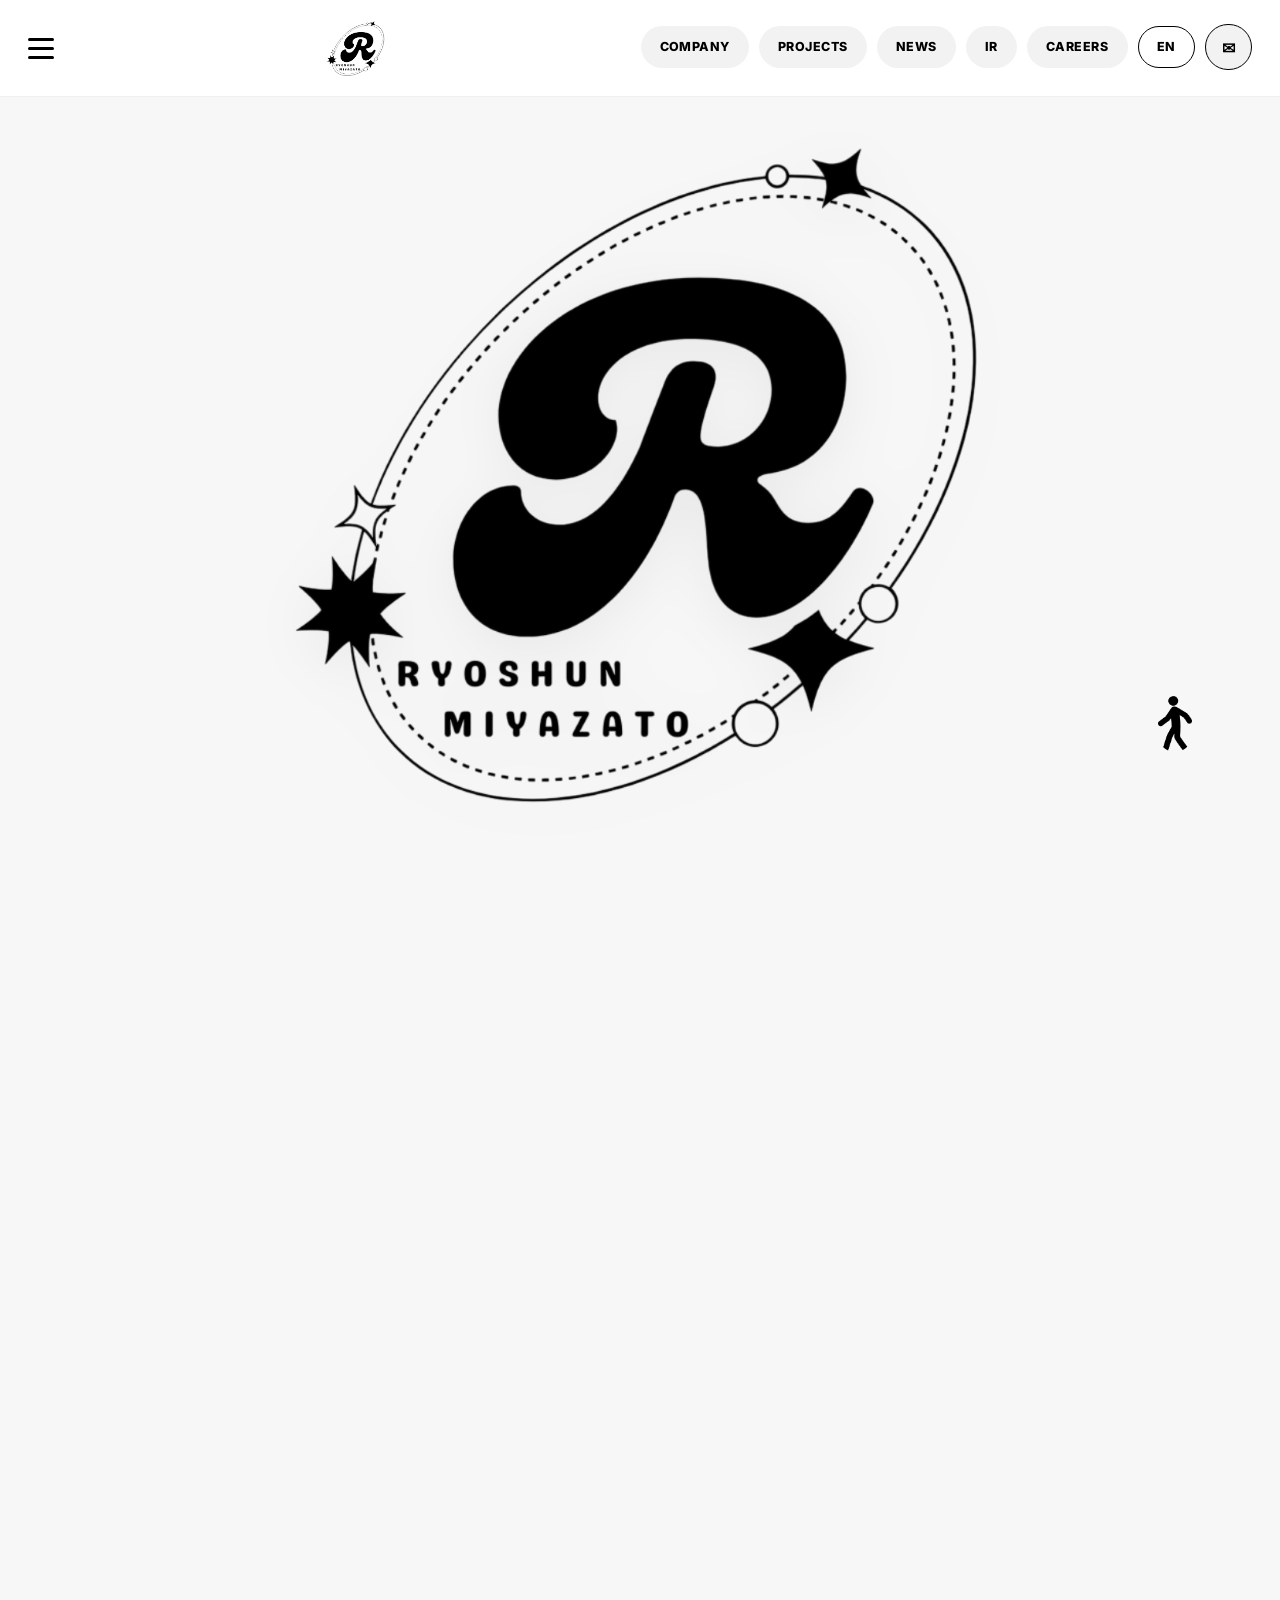
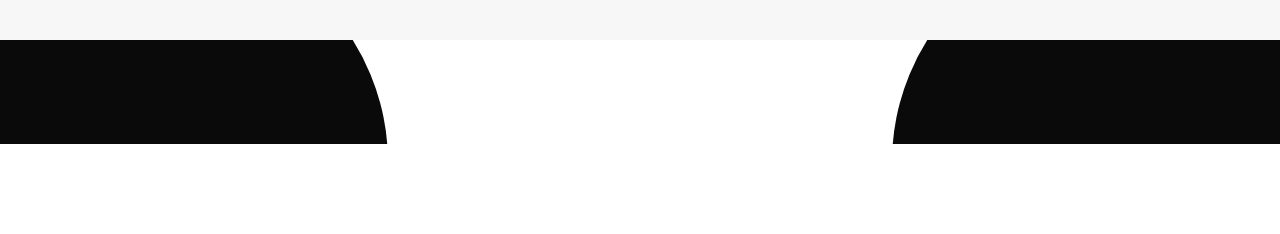
<file: index.html>
<!DOCTYPE html>
<html lang="ja">
<head>
  <meta charset="UTF-8">
  <meta name="viewport" content="width=device-width, initial-scale=1.0">
  <title>Ryoshun Miyazato</title>
  <link rel="preconnect" href="https://fonts.googleapis.com">
  <link rel="preconnect" href="https://fonts.gstatic.com" crossorigin>
  <link href="https://fonts.googleapis.com/css2?family=Inter:wght@400;600;700;800;900&family=Noto+Sans+JP:wght@500;700;900&display=swap" rel="stylesheet">
  <link rel="stylesheet" href="style.css">
</head>
<body class="hm-landing">
  <header class="hm-header" role="banner">
    <div class="hm-header__inner">
      <div class="hm-header__cell hm-header__cell--left">
        <button type="button" class="hm-burger" aria-controls="hm-mobile-panel" aria-expanded="false" id="hm-burger-btn">
          <span class="hm-burger__bar" aria-hidden="true"></span>
          <span class="hm-burger__bar" aria-hidden="true"></span>
          <span class="hm-burger__bar" aria-hidden="true"></span>
        </button>
      </div>

      <div class="hm-header__cell hm-header__cell--center">
        <a class="hm-header__brand" href="index.html" aria-label="RYOSHUN MIYAZATO Home">
          <img
            class="hm-header__logo"
            src="assets/Ryoshun.png"
            alt="RYOSHUN MIYAZATO"
            width="720"
            height="720"
            decoding="async"
          >
        </a>
      </div>

      <div class="hm-header__cell hm-header__cell--right">
        <div class="hm-header__actions">
          <nav class="nav-pills hm-header__nav-desktop" aria-label="Primary">
            <a class="nav-pill" href="about.html">COMPANY</a>
            <a class="nav-pill" href="projects.html">PROJECTS</a>
            <a class="nav-pill" href="#">NEWS</a>
            <a class="nav-pill" href="#">IR</a>
            <a class="nav-pill" href="#">CAREERS</a>
            <a class="nav-pill nav-pill--lang" href="#" lang="en">EN</a>
            <a class="nav-pill nav-pill--icon" href="contact.html" aria-label="Contact email">
              <span class="nav-pill__mail" aria-hidden="true">✉</span>
            </a>
          </nav>
          <span class="hm-header__balance" aria-hidden="true"></span>
        </div>
      </div>
    </div>

    <div class="hm-mobile-panel" id="hm-mobile-panel" hidden>
      <nav class="nav-pills nav-pills--stack" aria-label="Mobile">
        <a class="nav-pill" href="about.html">COMPANY</a>
        <a class="nav-pill" href="projects.html">PROJECTS</a>
        <a class="nav-pill" href="#">NEWS</a>
        <a class="nav-pill" href="#">IR</a>
        <a class="nav-pill" href="#">CAREERS</a>
        <a class="nav-pill nav-pill--lang" href="#" lang="en">EN</a>
        <a class="nav-pill nav-pill--icon" href="contact.html">
          <span class="nav-pill__mail" aria-hidden="true">✉</span>
          <span>CONTACT</span>
        </a>
      </nav>
    </div>
  </header>

  <main class="hm-main" id="main">
    <div class="main-logo-group">
      <h1 class="visually-hidden">RYOSHUN MIYAZATO Inc.</h1>
      <div class="main-logo-group__crop">
        <img
          class="main-logo-group__mark"
          src="assets/Ryoshun.png"
          width="720"
          height="720"
          alt=""
          decoding="async"
        >
      </div>
    </div>
  </main>

  <section class="hm-mission" id="hm-mission" aria-labelledby="hm-mission-heading">
    <h2 id="hm-mission-heading" class="visually-hidden">MISSION</h2>
    <div class="hm-mission__track">
      <div class="hm-mission__sticky">
        <div class="hm-mission__panel">
          <p class="hm-mission__tag hm-mission__tag--lead">(MISSION)</p>
          <a class="hm-mission__cell hm-mission__cell--lead hm-mission__link" href="about.html" aria-label="COMPANY・自己紹介へ。ミッション・ミッションステートメント全文。">
            <div class="hm-mission__lead" id="hm-mission-lead-target">
              <p class="hm-mission__line">人間の閃きが生み出し、</p>
              <p class="hm-mission__line">人間の手が創り出す輝きを、世界へ。</p>
            </div>
          </a>
          <div class="hm-mission__stmt-bundle" id="hm-mission-stmt-bundle">
            <p class="hm-mission__tag hm-mission__tag--statement">(MISSION STATEMENT)</p>
            <a class="hm-mission__cell hm-mission__cell--stmt hm-mission__link" href="about.html" aria-label="COMPANY・自己紹介へ。ミッション・ミッションステートメント全文。">
              <div class="hm-mission__after" id="hm-mission-after-target">
                <p class="hm-mission__subline">「創造」こそ、人間の根源的な価値である。</p>
                <p class="hm-mission__subline">私たちはそう信じている。</p>
                <p class="hm-mission__subline">効率や正解を超越した先に、かつてないアイデアは潜んでいる。</p>
                <p class="hm-mission__subline">閃きと人の手が生み出すクリエイションで、人類未踏の発見と体験を生み出し、新たなカルチャーが生まれる起爆剤となる。</p>
                <p class="hm-mission__subline hm-mission__subline--sign">それが、RYOSHUN MIYAZATO Inc.</p>
              </div>
            </a>
          </div>
        </div>
      </div>
    </div>
    <div class="hm-mission-follow" aria-hidden="true">
      <div class="hm-mission-follow__curves">
        <span class="hm-mission-follow__arc hm-mission-follow__arc--l"></span>
        <span class="hm-mission-follow__arc hm-mission-follow__arc--r"></span>
      </div>
    </div>
    <div class="hm-mission-duck" id="hm-mission-duck-target" aria-hidden="true">
      <svg class="footer-pill__duck-svg hm-mission-duck__svg" viewBox="0 0 48 40" width="36" height="30" role="img">
        <title>duck</title>
        <ellipse cx="22" cy="22" rx="14" ry="12" fill="#fff" stroke="#000" stroke-width="1.6"/>
        <circle cx="30" cy="14" r="9" fill="#fff" stroke="#000" stroke-width="1.6"/>
        <circle cx="33" cy="12" r="2" fill="#000"/>
        <path d="M38 16c4 2 6 6 2 7-2 .5-4-1-4-3" fill="none" stroke="#000" stroke-width="1.6" stroke-linecap="round"/>
        <path d="M8 24c-6 2-6 10 2 8 3-1 5-4 4-7" fill="#fff" stroke="#000" stroke-width="1.6" stroke-linecap="round"/>
        <path d="M34 18l10 2c2.5.5 2.5 4-.2 4.4L36 23" fill="#f6a623" stroke="#000" stroke-width="1.4" stroke-linejoin="round"/>
      </svg>
    </div>
  </section>

  <footer class="hm-footer-anchor" role="contentinfo">
    <a class="footer-pill" href="about.html" id="hm-footer-story" aria-label="COMPANY・自己紹介へ。ミッション文の冒頭が鳥の横から表示されます。">
      <span class="hm-story-flock" id="hm-story-flock">
        <span class="hm-story-orbit" id="hm-story-orbit">
          <span class="hm-story-star" id="hm-story-star" aria-hidden="true">
            <img
              class="hm-story-star__img"
              src="assets/13589.png"
              alt=""
              width="64"
              height="120"
              decoding="async"
            >
          </span>
          <span class="hm-story-label-clip" id="hm-story-label-clip">
            <span class="footer-pill__label hm-story-visible" id="hm-story-visible" data-story="人間の閃きが生み出し、人間の手が創り出す輝きを、世界へ。" aria-hidden="true"></span>
          </span>
        </span>
        <span class="footer-pill__duck" id="hm-footer-duck" aria-hidden="true">
          <svg class="footer-pill__duck-svg" viewBox="0 0 48 40" width="36" height="30" role="img">
            <title>duck</title>
            <ellipse cx="22" cy="22" rx="14" ry="12" fill="#fff" stroke="#000" stroke-width="1.6"/>
            <circle cx="30" cy="14" r="9" fill="#fff" stroke="#000" stroke-width="1.6"/>
            <circle cx="33" cy="12" r="2" fill="#000"/>
            <path d="M38 16c4 2 6 6 2 7-2 .5-4-1-4-3" fill="none" stroke="#000" stroke-width="1.6" stroke-linecap="round"/>
            <path d="M8 24c-6 2-6 10 2 8 3-1 5-4 4-7" fill="#fff" stroke="#000" stroke-width="1.6" stroke-linecap="round"/>
            <path d="M34 18l10 2c2.5.5 2.5 4-.2 4.4L36 23" fill="#f6a623" stroke="#000" stroke-width="1.4" stroke-linejoin="round"/>
          </svg>
        </span>
      </span>
    </a>
  </footer>

  <script>
    (function () {
      var btn = document.getElementById("hm-burger-btn");
      var panel = document.getElementById("hm-mobile-panel");
      if (!btn || !panel) return;
      function setOpen(open) {
        panel.hidden = !open;
        btn.setAttribute("aria-expanded", open ? "true" : "false");
        document.body.classList.toggle("hm-menu-open", open);
      }
      btn.addEventListener("click", function () {
        setOpen(panel.hidden);
      });
      panel.querySelectorAll("a").forEach(function (a) {
        a.addEventListener("click", function () {
          setOpen(false);
        });
      });
      window.addEventListener("resize", function () {
        if (window.matchMedia("(min-width: 901px)").matches) setOpen(false);
      });
    })();

    (function () {
      var label = document.getElementById("hm-story-visible");
      var flock = document.getElementById("hm-story-flock");
      var mission = document.getElementById("hm-mission");
      var footDuck = document.getElementById("hm-footer-duck");
      var missionLeadTarget = document.getElementById("hm-mission-lead-target");
      var missionAfterTarget = document.getElementById("hm-mission-after-target");
      var missionDuckTarget = document.getElementById("hm-mission-duck-target");
      var footerPill = document.getElementById("hm-footer-story");
      var storyStar = document.getElementById("hm-story-star");
      var storyLabelClip = document.getElementById("hm-story-label-clip");
      var storyOrbit = document.getElementById("hm-story-orbit");
      if (!label || !flock || !mission || !footDuck || !missionLeadTarget || !missionDuckTarget || !footerPill) return;

      var missionPanel = mission.querySelector(".hm-mission__panel");
      var missionTagLead = mission.querySelector(".hm-mission__tag--lead");
      var stmtBundle = document.getElementById("hm-mission-stmt-bundle");

      var raw = label.getAttribute("data-story") || "";
      label.removeAttribute("data-story");
      var leadLineEls = missionLeadTarget.querySelectorAll(".hm-mission__line");
      var leadLines = Array.prototype.map.call(leadLineEls, function (el) {
        return el.textContent.trim();
      });
      var rawFromLead = leadLines.join("");
      if (rawFromLead.length) raw = rawFromLead;
      var n = raw.length || 1;
      var reduceMotion = window.matchMedia("(prefers-reduced-motion: reduce)").matches;

      function escapeHtml(s) {
        var d = document.createElement("div");
        d.textContent = s;
        return d.innerHTML;
      }

      function clamp(x, a, b) {
        if (x < a) return a;
        if (x > b) return b;
        return x;
      }

      function smoothstep(x) {
        x = clamp(x, 0, 1);
        return x * x * (3 - 2 * x);
      }

      /* ページ先頭→MISSION 固定までを 0〜1（右下の鳥からそのまま MISSION リードへ一連で補間） */
      function journey() {
        var y = window.scrollY || document.documentElement.scrollTop;
        var vh = window.innerHeight;
        var missionTop = mission.offsetTop;
        var missionH = mission.offsetHeight;
        var aim = missionTop + missionH * 0.4 - vh * 0.48;
        return clamp(y / Math.max(aim, 100), 0, 1);
      }

      function clearMorphStyles() {
        flock.style.cssText = "";
        label.style.cssText = "";
        if (storyLabelClip) storyLabelClip.style.cssText = "";
        if (storyStar) storyStar.style.cssText = "";
        if (storyOrbit) storyOrbit.style.cssText = "";
        footDuck.style.cssText = "";
        missionDuckTarget.style.cssText = "";
        if (missionPanel) missionPanel.style.cssText = "";
        mission.querySelectorAll(".hm-mission__tag").forEach(function (el) {
          el.style.cssText = "";
        });
        if (stmtBundle) stmtBundle.style.cssText = "";
        if (missionLeadTarget) missionLeadTarget.style.cssText = "";
        if (missionAfterTarget) missionAfterTarget.style.cssText = "";
      }

      /* Mission本体と同じ2行ブロックで描画し、合流時の位置ズレを避ける */
      function renderVisible(wave) {
        var line0 = leadLines[0] || "";
        var line1 = leadLines[1] || "";
        var fl = Math.floor(wave);
        if (fl < 0) fl = 0;
        var full = Math.min(n, fl);
        var frac = wave - fl;
        var len0 = line0.length;

        function tailSpan(ch) {
          var t = Math.min(1, frac);
          return '<span class="hm-story-tail" style="opacity:' + t + '">' + escapeHtml(ch) + "</span>";
        }

        var html0;
        var html1;
        if (full <= len0) {
          html0 = escapeHtml(line0.substring(0, full));
          if (full < len0 && frac > 0.001) html0 += tailSpan(line0.charAt(full));
          html1 = "";
          if (full === len0 && frac > 0.001 && line1.length) html1 = tailSpan(line1.charAt(0));
        } else {
          html0 = escapeHtml(line0);
          var k = full - len0;
          html1 = escapeHtml(line1.substring(0, k));
          if (k < line1.length && frac > 0.001) html1 += tailSpan(line1.charAt(k));
        }

        label.innerHTML =
          '<span class="hm-story-line hm-story-line--flock">' +
          html0 +
          '</span><span class="hm-story-line hm-story-line--flock">' +
          html1 +
          "</span>";
      }

      function apply() {
        if (reduceMotion) {
          document.body.classList.add("hm-mission-locked");
          clearMorphStyles();
          label.textContent = raw;
          return;
        }

        var g = journey();

        if (g >= 1) {
          document.body.classList.add("hm-mission-locked");
          clearMorphStyles();
          label.textContent = raw;
          return;
        }

        document.body.classList.remove("hm-mission-locked");

        /* 写真→文字：先に画像が目立ち、スクロールでクリップ開放＋タイピングが進む */
        var seedGraphic = smoothstep((g - 0.035) / 0.24);
        var textReveal = smoothstep((g - 0.07) / 0.4);
        var wave = 3 + smoothstep(g * (0.2 + 0.8 * textReveal)) * (n + 6);
        renderVisible(wave);

        var vh = window.innerHeight;
        var pad = Math.round(Math.max(12, Math.min(28, window.innerWidth * 0.03)));
        var end = missionLeadTarget.getBoundingClientRect();
        var duckEnd = missionDuckTarget.getBoundingClientRect();
        var e = smoothstep(g);
        /* リードの実DOMとフローティングは常に排他表示（補間和＝1）→二重写しを防ぐ */
        var settle = smoothstep((e - 0.76) / 0.24);
        var merge = smoothstep((g - 0.89) / 0.11);
        var dockOpacity = merge;
        /* Mission 左端へ到達するまでフロックは不透明。最後の数％の g のみフェード */
        var flockFade = 1 - smoothstep((g - 0.91) / 0.09);
        /* Mission／Mission Statement 共通の「下から持ち上げ」進行（同一フェーズ） */
        var riseT = smoothstep((g - 0.06) / 0.82);
        var riseAmt = (1 - riseT) * Math.min(vh * 0.52, 560);
        var tagReveal = smoothstep((g - 0.08) / 0.28);
        var stmtOp = stmtBundle ? smoothstep((riseT - 0.12) / 0.78) : 0;
        var stmtSlide = stmtBundle ? (1 - riseT) * Math.min(vh * 0.26, 168) : 0;

        var fsStart = parseFloat(getComputedStyle(footerPill).fontSize) || 16;
        var lineRef = missionLeadTarget.querySelector(".hm-mission__line");
        var fsEnd = lineRef ? parseFloat(getComputedStyle(lineRef).fontSize) : 28;

        flock.style.position = "fixed";
        flock.style.right = pad + "px";
        flock.style.bottom = pad + "px";
        flock.style.left = "auto";
        flock.style.top = "auto";
        flock.style.transform = "";
        flock.style.width = "max-content";
        flock.style.maxWidth = Math.min(window.innerWidth * 0.94, 672) + "px";
        flock.style.margin = "0";
        flock.style.padding = "0";
        flock.style.boxSizing = "border-box";
        flock.style.zIndex = "1600";
        flock.style.display = "flex";
        flock.style.flexDirection = "row";
        flock.style.flexWrap = "nowrap";
        flock.style.alignItems = "flex-end";
        flock.style.justifyContent = "flex-start";
        flock.style.gap = "clamp(4px, 1vw, 10px)";

        /* 前フレームの transform が br0 を汚さないよう、レイアウト測定前にリセット */
        if (storyOrbit) storyOrbit.style.transform = "";
        if (storyStar) storyStar.style.transform = "";

        var br0 = flock.getBoundingClientRect();
        var duckBr0 = footDuck.getBoundingClientRect();

        /* 終盤はズレ補正を締めてミッションリード矩形にピッタリ重ねる */
        var liftEase = smoothstep(Math.pow(e, 0.92));
        var tyExtra = (1 - liftEase) * Math.min(vh * 0.14, 120) * (1 - settle);
        flock.style.left = br0.left + (end.left - br0.left) * e + "px";
        flock.style.top = br0.top + (end.top - br0.top) * liftEase - tyExtra + "px";
        flock.style.right = "auto";
        flock.style.bottom = "auto";
        flock.style.width = Math.max(br0.width + (end.width - br0.width) * e, 48) + "px";
        flock.style.maxWidth = "none";

        flock.style.pointerEvents = merge > 0.55 ? "none" : "auto";
        flock.style.opacity = String(flockFade);

        /* 本体の left 補間で Mission 左端へ寄る。追加の横ズレは e→1 で 0 に戻しピッタリ重ねる */
        var wander = (1 - e) * smoothstep(g);
        var sweepLeft = -wander * Math.min(90 + vh * 0.1, 180);
        var fan = smoothstep((e - 0.06) / 0.84) * (1 - e);
        if (storyOrbit) {
          storyOrbit.style.transform =
            "translateX(" +
            sweepLeft.toFixed(1) +
            "px) rotate(" +
            (-fan * 2.5).toFixed(2) +
            "deg)";
        }

        if (storyLabelClip) {
          var clipR = ((1 - textReveal) * 100).toFixed(3);
          storyLabelClip.style.clipPath = "inset(-14px " + clipR + "% -14px 0)";
          storyLabelClip.style.webkitClipPath = storyLabelClip.style.clipPath;
        }
        if (storyStar) {
          var starHandoff = smoothstep((e - 0.45) / 0.42);
          /* 序盤だけ星→文字の切替でわずかに抑え、移動中はほぼ不透明。フェードは merge 後半のみ */
          var photoIntro = 1 - seedGraphic * 0.22;
          var photoOut = 1 - smoothstep((merge - 0.38) / 0.52);
          storyStar.style.opacity = String(clamp(photoIntro * photoOut, 0, 1));
          var photoDrift = -wander * Math.min(20 + vh * 0.03, 40);
          var rotEase = (1 - e) * (1 - e);
          storyStar.style.transform =
            "translateX(" +
            photoDrift.toFixed(1) +
            "px) rotate(" +
            (rotEase * (seedGraphic * 28 + starHandoff * 10)).toFixed(1) +
            "deg) scale(" +
            (1 - (1 - e) * (seedGraphic * 0.12 + starHandoff * 0.1)).toFixed(3) +
            ") translateY(" +
            ((1 - e) * (-seedGraphic * 4 + starHandoff * -5)).toFixed(1) +
            "px)";
        }

        label.style.display = "block";
        label.style.width = "100%";
        label.style.fontSize = fsStart + (fsEnd - fsStart) * e + "px";
        label.style.lineHeight = lineRef && settle > 0.9
          ? getComputedStyle(lineRef).lineHeight
          : String(1.45 + (1.38 - 1.45) * e);
        label.style.letterSpacing = 0.06 + (0.04 - 0.06) * e + "em";
        label.style.textAlign = "left";
        label.style.fontWeight = "700";
        label.style.fontFamily = '"Noto Sans JP","Inter",sans-serif';

        footDuck.style.position = "fixed";
        footDuck.style.left = duckBr0.left + (duckEnd.left - duckBr0.left) * e + "px";
        footDuck.style.top = duckBr0.top + (duckEnd.top - duckBr0.top) * liftEase - tyExtra * 0.85 + "px";
        footDuck.style.right = "auto";
        footDuck.style.bottom = "auto";
        footDuck.style.zIndex = "1601";
        footDuck.style.margin = "0";
        footDuck.style.opacity = String(flockFade);

        if (merge > 0.72) {
          var dOp = (merge - 0.72) / 0.28;
          missionDuckTarget.style.visibility = "visible";
          missionDuckTarget.style.opacity = String(clamp(dOp, 0, 1));
          missionDuckTarget.style.zIndex = "1602";
        } else {
          missionDuckTarget.style.visibility = "";
          missionDuckTarget.style.opacity = "";
          missionDuckTarget.style.zIndex = "";
        }

        if (missionPanel) {
          missionPanel.style.visibility = g > 0.04 ? "visible" : "hidden";
          missionPanel.style.pointerEvents = merge > 0.94 ? "auto" : "none";
          missionPanel.style.opacity = "1";
          missionPanel.style.transform = "translateY(" + riseAmt + "px)";
          missionPanel.style.willChange = "transform";
        }
        if (missionTagLead) {
          missionTagLead.style.opacity = String(tagReveal);
        }
        if (missionLeadTarget) {
          missionLeadTarget.style.opacity = String(dockOpacity);
          missionLeadTarget.style.visibility = dockOpacity < 0.002 ? "hidden" : "visible";
        }
        /* タイトル列＋本文列を1単位としてフェード・縦オフセット（Mission本文とは独立したまとまり） */
        if (stmtBundle) {
          stmtBundle.style.opacity = String(stmtOp);
          stmtBundle.style.visibility = stmtOp < 0.006 ? "hidden" : "visible";
          stmtBundle.style.transform = "translateY(" + stmtSlide + "px)";
        }
      }

      if (reduceMotion) {
        apply();
        return;
      }

      var ticking = false;
      function onScrollOrResize() {
        if (ticking) return;
        ticking = true;
        requestAnimationFrame(function () {
          ticking = false;
          apply();
        });
      }


      apply();
      window.addEventListener("scroll", onScrollOrResize, { passive: true });
      window.addEventListener("resize", onScrollOrResize, { passive: true });
    })();
  </script>
</body>
</html>
</file>
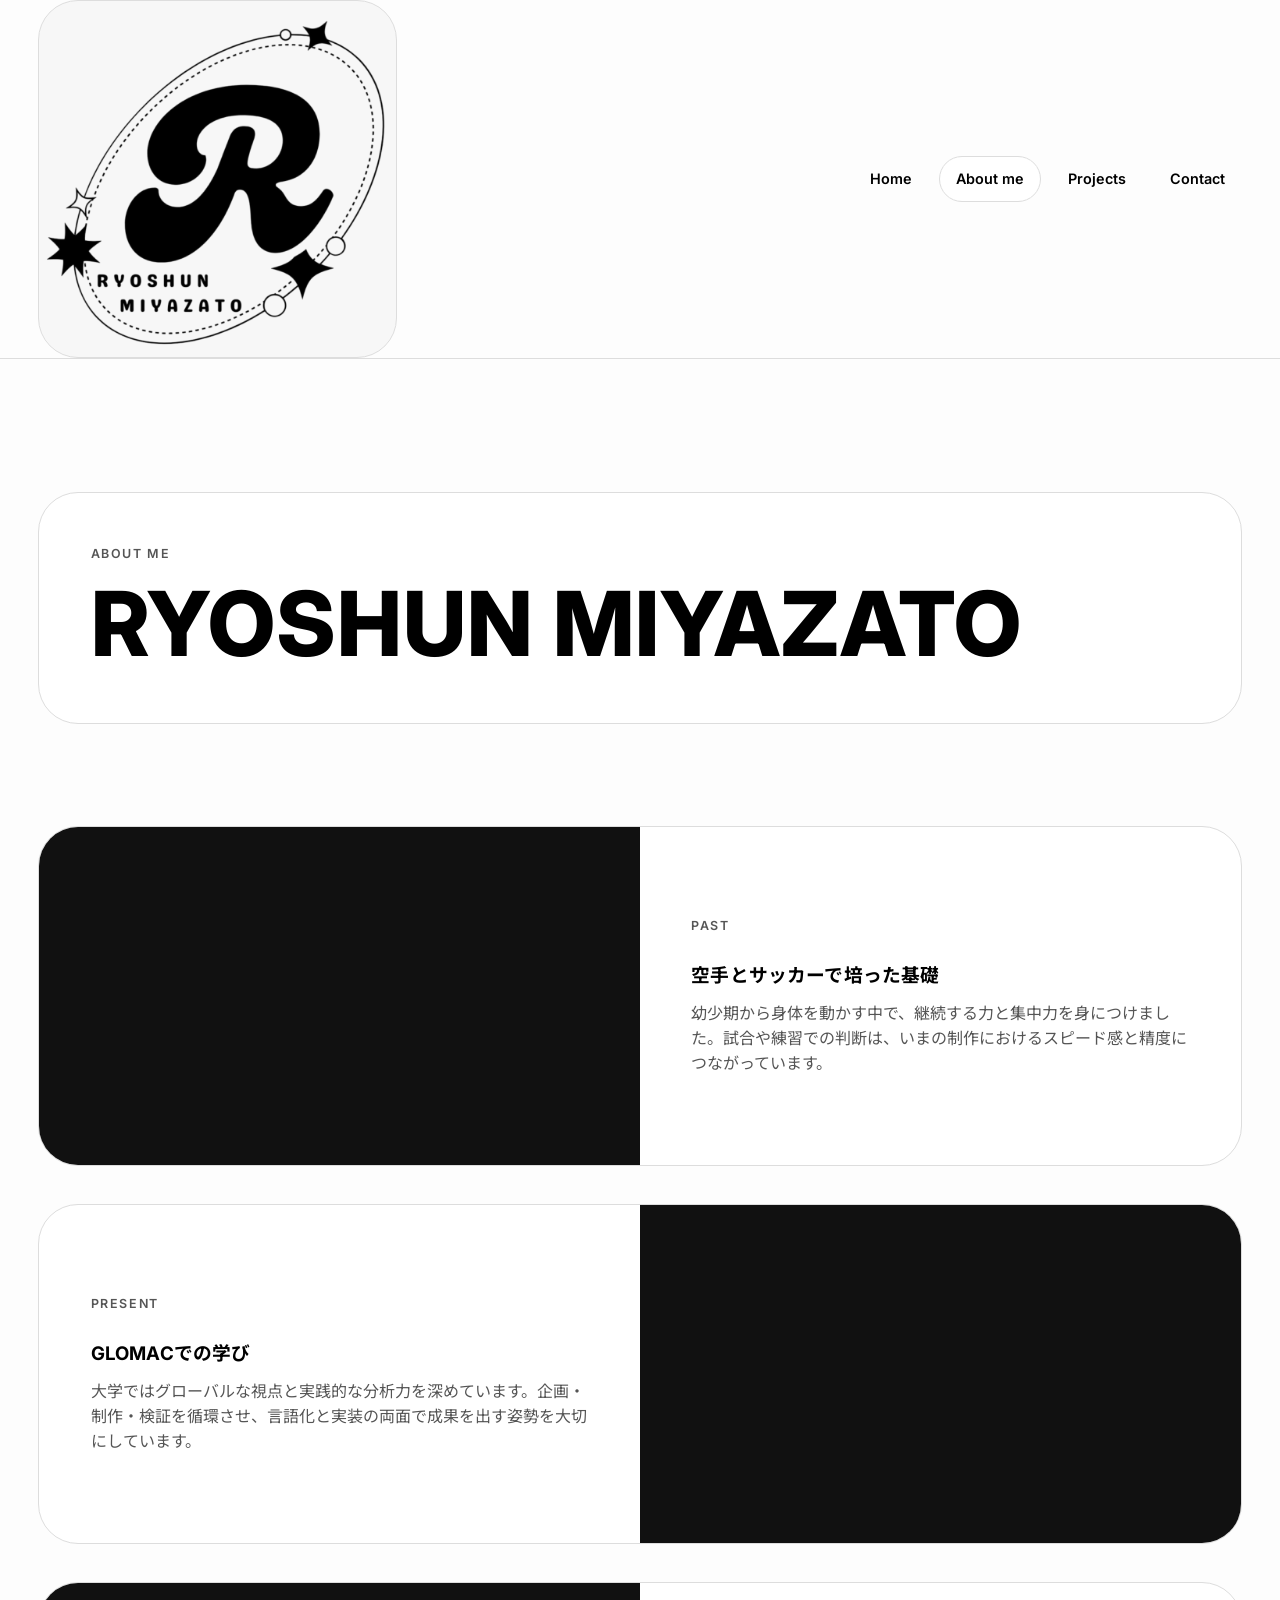
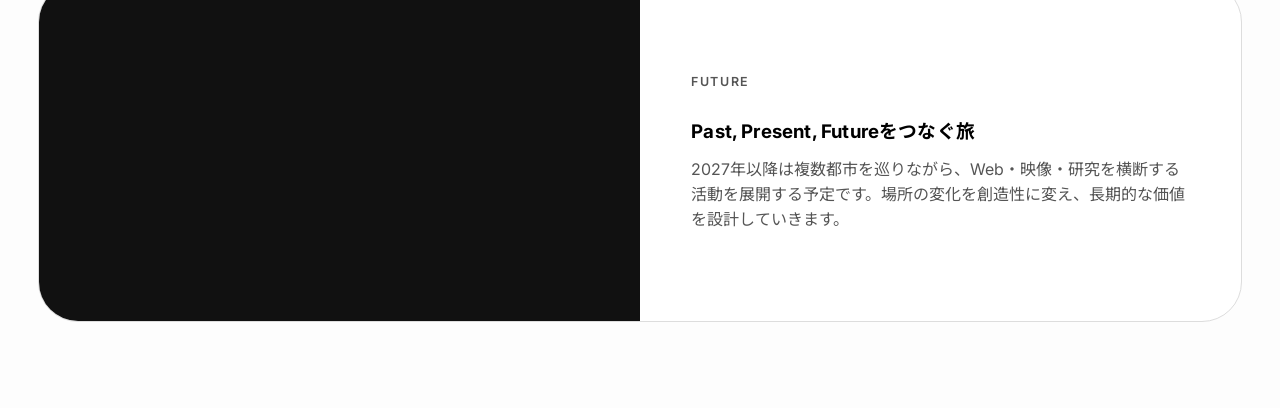
<file: about.html>
﻿<!DOCTYPE html>
<html lang="ja">
<head>
  <meta charset="UTF-8">
  <meta name="viewport" content="width=device-width, initial-scale=1.0">
  <title>About me | RYOSHUN</title>
  <link rel="preconnect" href="https://fonts.googleapis.com">
  <link rel="preconnect" href="https://fonts.gstatic.com" crossorigin>
  <link href="https://fonts.googleapis.com/css2?family=Inter:wght@400;600;700;800&family=Noto+Sans+JP:wght@400;500;700&display=swap" rel="stylesheet">
  <link rel="stylesheet" href="style.css">
</head>
<body>
  <header class="site-header">
    <div class="header-inner">
      <a class="brand" href="index.html" aria-label="RYOSHUN Home">
        <img src="assets/Ryoshun.png" alt="RYOSHUN MIYAZATO">
      </a>
      <nav class="main-nav">
        <a href="index.html">Home</a>
        <a href="about.html" class="current">About me</a>
        <a href="projects.html">Projects</a>
        <a href="contact.html">Contact</a>
      </nav>
    </div>
  </header>

  <main class="page-shell">
    <section class="section">
      <div class="card">
        <p class="eyebrow">About me</p>
        <h1 class="about-title">RYOSHUN MIYAZATO</h1>
      </div>
    </section>

    <section class="section story-stack">
      <article class="story-item">
        <div class="story-image" aria-hidden="true"></div>
        <div class="story-content">
          <p class="eyebrow">Past</p>
          <h3>空手とサッカーで培った基礎</h3>
          <p class="subtext">幼少期から身体を動かす中で、継続する力と集中力を身につけました。試合や練習での判断は、いまの制作におけるスピード感と精度につながっています。</p>
        </div>
      </article>

      <article class="story-item">
        <div class="story-image" aria-hidden="true"></div>
        <div class="story-content">
          <p class="eyebrow">Present</p>
          <h3>GLOMACでの学び</h3>
          <p class="subtext">大学ではグローバルな視点と実践的な分析力を深めています。企画・制作・検証を循環させ、言語化と実装の両面で成果を出す姿勢を大切にしています。</p>
        </div>
      </article>

      <article class="story-item">
        <div class="story-image" aria-hidden="true"></div>
        <div class="story-content">
          <p class="eyebrow">Future</p>
          <h3>Past, Present, Futureをつなぐ旅</h3>
          <p class="subtext">2027年以降は複数都市を巡りながら、Web・映像・研究を横断する活動を展開する予定です。場所の変化を創造性に変え、長期的な価値を設計していきます。</p>
        </div>
      </article>
    </section>
  </main>
</body>
</html>
</file>
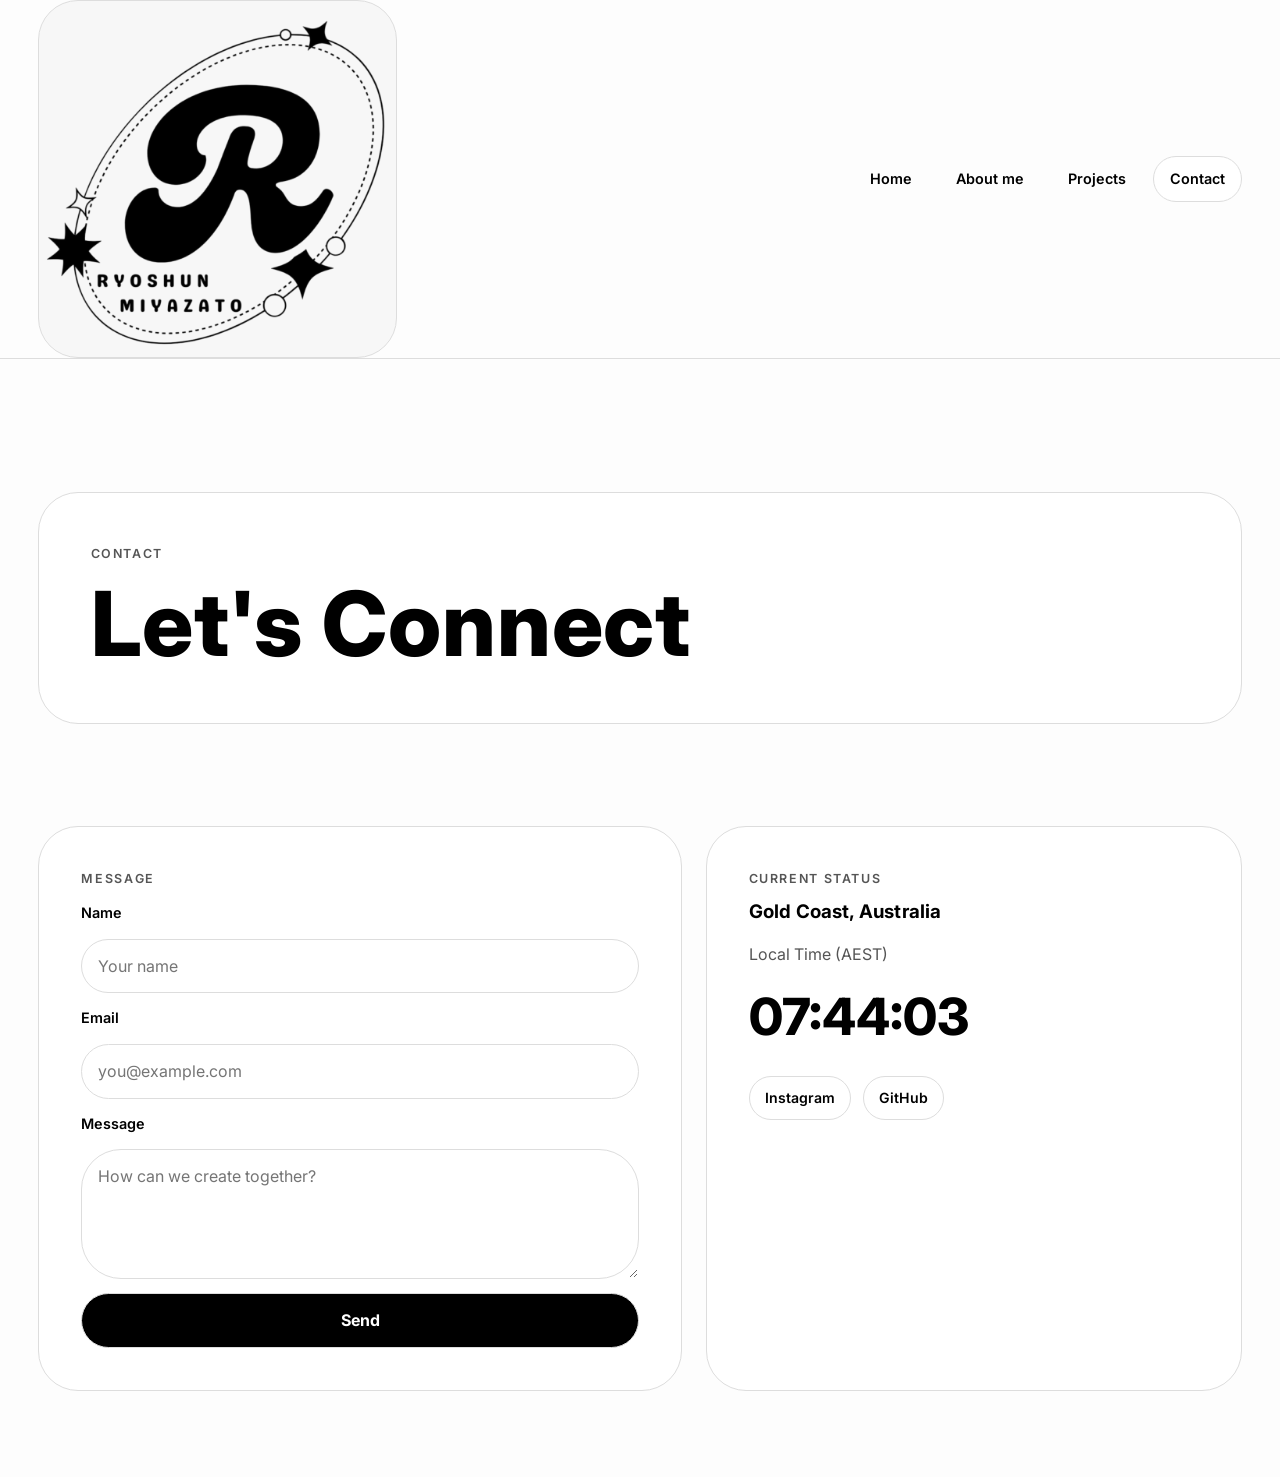
<file: contact.html>
﻿<!DOCTYPE html>
<html lang="ja">
<head>
  <meta charset="UTF-8">
  <meta name="viewport" content="width=device-width, initial-scale=1.0">
  <title>Contact | RYOSHUN</title>
  <link rel="preconnect" href="https://fonts.googleapis.com">
  <link rel="preconnect" href="https://fonts.gstatic.com" crossorigin>
  <link href="https://fonts.googleapis.com/css2?family=Inter:wght@400;600;700;800&family=Noto+Sans+JP:wght@400;500;700&display=swap" rel="stylesheet">
  <link rel="stylesheet" href="style.css">
</head>
<body>
  <header class="site-header">
    <div class="header-inner">
      <a class="brand" href="index.html" aria-label="RYOSHUN Home">
        <img src="assets/Ryoshun.png" alt="RYOSHUN MIYAZATO">
      </a>
      <nav class="main-nav">
        <a href="index.html">Home</a>
        <a href="about.html">About me</a>
        <a href="projects.html">Projects</a>
        <a href="contact.html" class="current">Contact</a>
      </nav>
    </div>
  </header>

  <main class="page-shell">
    <section class="section">
      <div class="card">
        <p class="eyebrow">Contact</p>
        <h1 class="about-title">Let's Connect</h1>
      </div>
    </section>

    <section class="section">
      <div class="contact-grid">
        <div class="contact-panel">
          <p class="eyebrow">Message</p>
          <form>
            <label for="name">Name</label>
            <input class="input" id="name" type="text" placeholder="Your name">

            <label for="email">Email</label>
            <input class="input" id="email" type="email" placeholder="you@example.com">

            <label for="message">Message</label>
            <textarea class="textarea" id="message" placeholder="How can we create together?"></textarea>

            <button class="btn" type="submit">Send</button>
          </form>
        </div>

        <aside class="contact-panel">
          <p class="eyebrow">Current Status</p>
          <h3>Gold Coast, Australia</h3>
          <div class="status-clock">
            <p class="subtext">Local Time (AEST)</p>
            <p id="gold-coast-time" class="clock-time">--:--:--</p>
          </div>

          <div class="socials">
            <a href="https://www.instagram.com/" target="_blank" rel="noopener noreferrer" aria-label="Instagram">Instagram</a>
            <a href="https://github.com/" target="_blank" rel="noopener noreferrer" aria-label="GitHub">GitHub</a>
          </div>
        </aside>
      </div>
    </section>
  </main>

  <script>
    const clockEl = document.getElementById("gold-coast-time");
    const formatter = new Intl.DateTimeFormat("ja-JP", {
      timeZone: "Australia/Brisbane",
      hour: "2-digit",
      minute: "2-digit",
      second: "2-digit",
      hour12: false
    });

    function updateClock() {
      clockEl.textContent = formatter.format(new Date());
    }

    updateClock();
    setInterval(updateClock, 1000);
  </script>
</body>
</html>
</file>
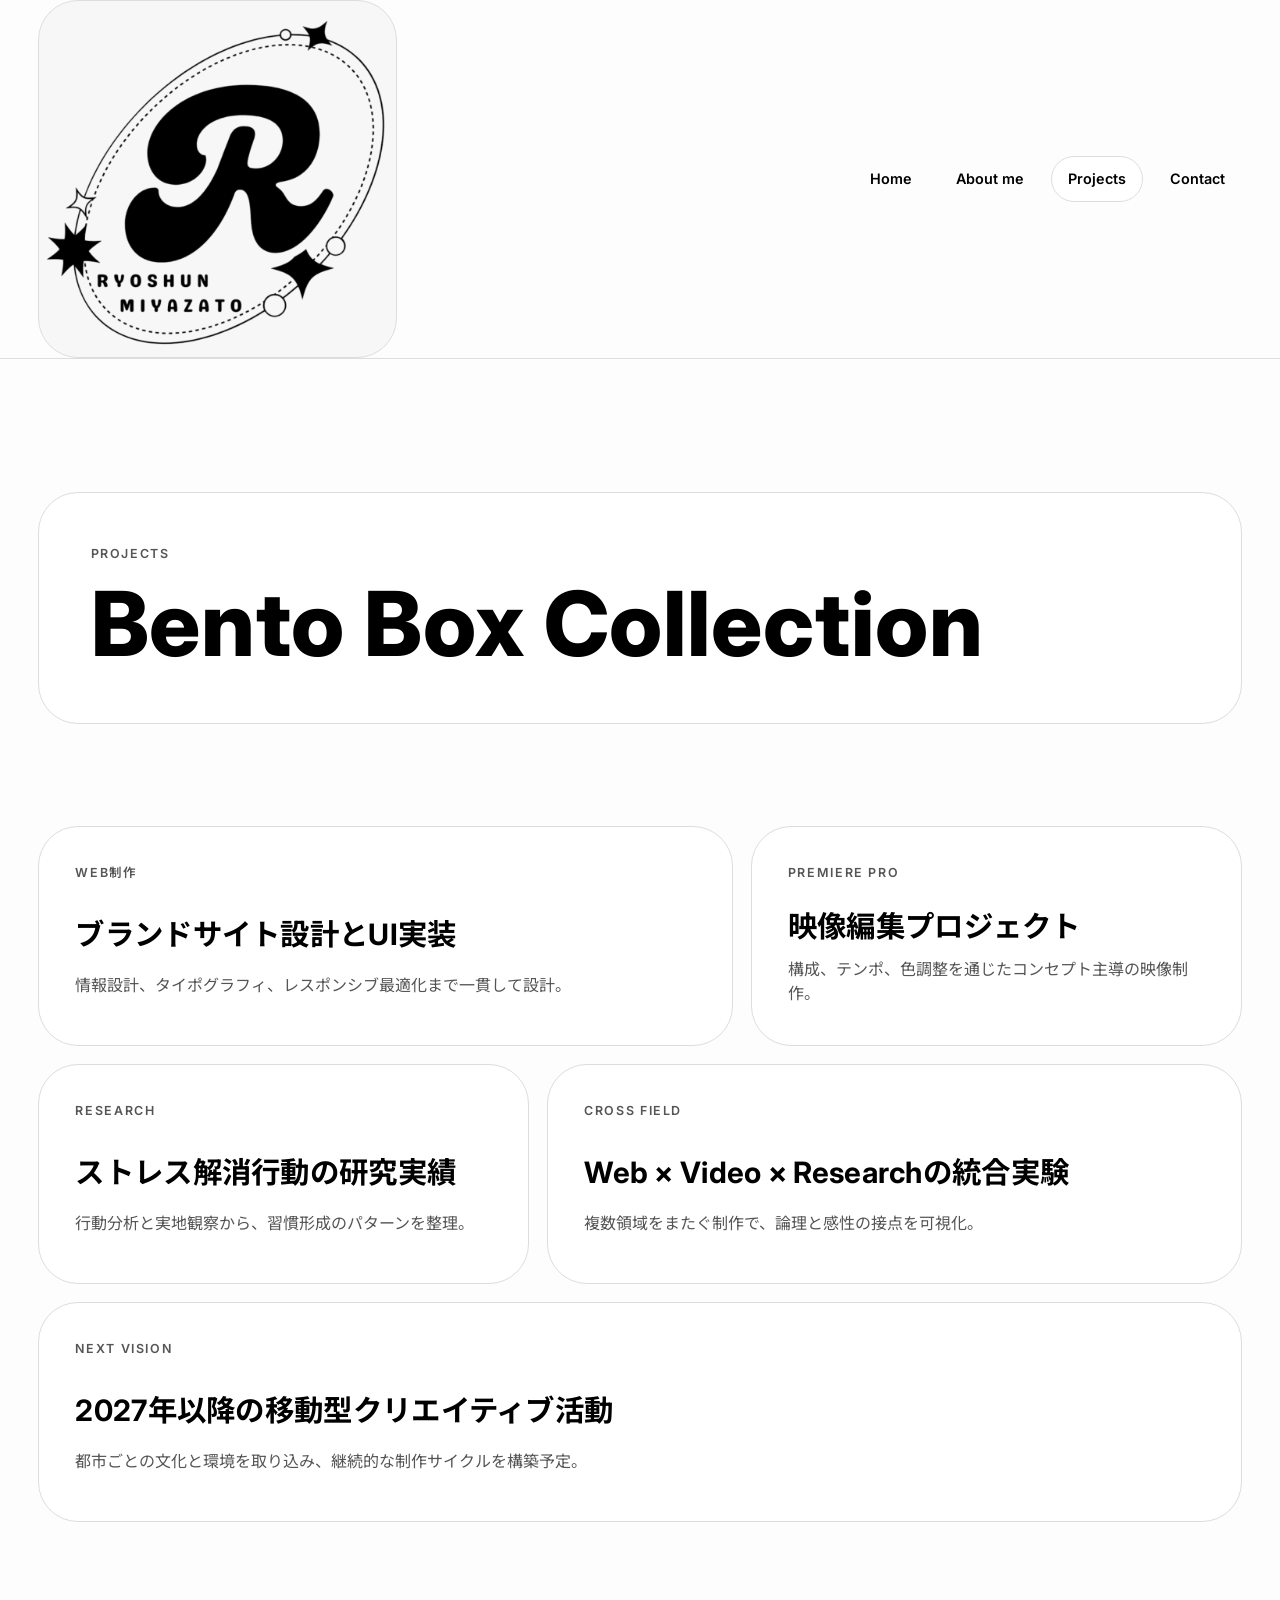
<file: projects.html>
﻿<!DOCTYPE html>
<html lang="ja">
<head>
  <meta charset="UTF-8">
  <meta name="viewport" content="width=device-width, initial-scale=1.0">
  <title>Projects | RYOSHUN</title>
  <link rel="preconnect" href="https://fonts.googleapis.com">
  <link rel="preconnect" href="https://fonts.gstatic.com" crossorigin>
  <link href="https://fonts.googleapis.com/css2?family=Inter:wght@400;600;700;800&family=Noto+Sans+JP:wght@400;500;700&display=swap" rel="stylesheet">
  <link rel="stylesheet" href="style.css">
</head>
<body>
  <header class="site-header">
    <div class="header-inner">
      <a class="brand" href="index.html" aria-label="RYOSHUN Home">
        <img src="assets/Ryoshun.png" alt="RYOSHUN MIYAZATO">
      </a>
      <nav class="main-nav">
        <a href="index.html">Home</a>
        <a href="about.html">About me</a>
        <a href="projects.html" class="current">Projects</a>
        <a href="contact.html">Contact</a>
      </nav>
    </div>
  </header>

  <main class="page-shell">
    <section class="section">
      <div class="card">
        <p class="eyebrow">Projects</p>
        <h1 class="about-title">Bento Box Collection</h1>
      </div>
    </section>

    <section class="section">
      <div class="projects-grid">
        <article class="project-card large">
          <p class="eyebrow">Web制作</p>
          <h3>ブランドサイト設計とUI実装</h3>
          <p class="subtext">情報設計、タイポグラフィ、レスポンシブ最適化まで一貫して設計。</p>
        </article>

        <article class="project-card medium">
          <p class="eyebrow">Premiere Pro</p>
          <h3>映像編集プロジェクト</h3>
          <p class="subtext">構成、テンポ、色調整を通じたコンセプト主導の映像制作。</p>
        </article>

        <article class="project-card medium">
          <p class="eyebrow">Research</p>
          <h3>ストレス解消行動の研究実績</h3>
          <p class="subtext">行動分析と実地観察から、習慣形成のパターンを整理。</p>
        </article>

        <article class="project-card large">
          <p class="eyebrow">Cross Field</p>
          <h3>Web × Video × Researchの統合実験</h3>
          <p class="subtext">複数領域をまたぐ制作で、論理と感性の接点を可視化。</p>
        </article>

        <article class="project-card wide">
          <p class="eyebrow">Next Vision</p>
          <h3>2027年以降の移動型クリエイティブ活動</h3>
          <p class="subtext">都市ごとの文化と環境を取り込み、継続的な制作サイクルを構築予定。</p>
        </article>
      </div>
    </section>
  </main>
</body>
</html>
</file>
<file: style.css>
:root {
  /* ヒーローロゴ：画像全体を画面内に収めるための余白（ヘッダー下〜下端） */
  --hm-hero-pad-top: calc(var(--hm-header-h) + clamp(12px, 2.5vw, 24px));
  --hm-hero-pad-bottom: clamp(40px, 8vh, 72px);
  --hero-logo-max-size: min(
    92vw,
    880px,
    calc(min(100dvh, 100svh) - var(--hm-hero-pad-top) - var(--hm-hero-pad-bottom))
  );
  --bg: #fdfdfd;
  --text: #000000;
  --muted: #555555;
  --line: #dddddd;
  --card: #ffffff;
  --radius: 40px;
  --space-lg: clamp(56px, 8vw, 110px);
  --hm-white: #ffffff;
  --hm-black: #000000;
  --hm-pill-gray: #f2f2f2;
  --hm-pill-radius: 40px;
  --hm-header-h: clamp(64px, 12vw, 84px);
}

* {
  box-sizing: border-box;
}

html,
body {
  margin: 0;
  padding: 0;
}

body {
  font-family: "Inter", "Noto Sans JP", "Hiragino Kaku Gothic ProN", "Yu Gothic", sans-serif;
  background: var(--bg);
  color: var(--text);
  line-height: 1.55;
}

a {
  color: inherit;
  text-decoration: none;
}

img {
  max-width: 100%;
  display: block;
  border-radius: var(--radius);
}

.visually-hidden:not(:focus):not(:active) {
  border: 0;
  clip-path: inset(50%);
  height: 1px;
  margin: -1px;
  overflow: hidden;
  padding: 0;
  position: absolute;
  white-space: nowrap;
  width: 1px;
}

.site-header {
  position: sticky;
  top: 0;
  z-index: 100;
  background: rgba(253, 253, 253, 0.88);
  backdrop-filter: blur(12px);
  border-bottom: 1px solid var(--line);
}

.header-inner {
  width: min(1260px, 94vw);
  margin: 0 auto;
  min-height: 92px;
  display: flex;
  align-items: center;
  justify-content: space-between;
  gap: 20px;
}

.brand {
  display: inline-flex;
  align-items: center;
  gap: 0;
}

.brand img {
  width: clamp(210px, 28vw, 380px);
  height: auto;
  object-fit: contain;
  border: 1px solid var(--line);
  background: #f7f7f7;
}

.brand-fallback {
  font-size: 0.8rem;
  padding: 10px 14px;
  border: 1px solid var(--line);
  border-radius: 20px;
  background: #ffffff;
}

.main-nav {
  display: flex;
  flex-wrap: wrap;
  gap: 10px;
}

.main-nav a {
  padding: 11px 16px;
  border: 1px solid transparent;
  border-radius: 999px;
  font-size: 0.9rem;
  font-weight: 600;
}

.main-nav a:hover,
.main-nav a.current {
  border-color: var(--line);
  background: #ffffff;
}

.page-shell {
  width: min(1260px, 94vw);
  margin: 0 auto;
  padding: 30px 0 86px;
}

.section {
  margin-top: var(--space-lg);
}

.card,
.btn,
.input,
.textarea,
.hero,
.activity-card,
.story-item,
.project-card,
.contact-panel {
  border-radius: var(--radius);
}

.card {
  border: 1px solid var(--line);
  background: var(--card);
  padding: clamp(26px, 4vw, 52px);
}

.eyebrow {
  margin: 0 0 14px;
  font-size: 0.78rem;
  text-transform: uppercase;
  letter-spacing: 0.13em;
  color: var(--muted);
  font-weight: 600;
}

h1,
h2,
h3,
h4 {
  margin: 0;
  line-height: 1.05;
  letter-spacing: 0.01em;
}

p {
  margin: 0;
}

.hero {
  position: relative;
  min-height: calc(100vh - 140px);
  border: 1px solid var(--line);
  overflow: hidden;
  display: grid;
  place-items: center;
  padding: 42px;
}

.hero-media {
  position: absolute;
  inset: 0;
  background: #000000;
}

.hero-inner {
  position: relative;
  z-index: 1;
  color: #ffffff;
  text-align: center;
}

.hero h1 {
  font-size: clamp(2.4rem, 9vw, 8.2rem);
  font-weight: 800;
}

.activity-grid {
  display: grid;
  grid-template-columns: repeat(12, 1fr);
  gap: 20px;
}

.activity-card {
  border: 1px solid var(--line);
  background: #ffffff;
  min-height: 280px;
  padding: clamp(24px, 3.2vw, 38px);
  display: flex;
  flex-direction: column;
  justify-content: space-between;
}

.span-6 {
  grid-column: span 6;
}

.span-4 {
  grid-column: span 4;
}

.activity-card h3,
.project-card h3 {
  font-size: clamp(1.25rem, 2.3vw, 2rem);
  font-weight: 700;
}

.subtext {
  color: var(--muted);
}

.about-title {
  font-size: clamp(2rem, 7vw, 6rem);
  font-weight: 800;
}

.story-stack {
  display: grid;
  gap: 38px;
}

.story-item {
  border: 1px solid var(--line);
  background: #ffffff;
  overflow: hidden;
  display: grid;
  grid-template-columns: 1fr 1fr;
  min-height: 340px;
}

.story-item:nth-child(even) .story-image {
  order: 2;
}

.story-image {
  background: #111111;
  min-height: 260px;
}

.story-content {
  padding: clamp(24px, 4vw, 52px);
  display: grid;
  gap: 16px;
  align-content: center;
}

.projects-grid {
  display: grid;
  grid-template-columns: repeat(12, minmax(0, 1fr));
  gap: 18px;
}

.project-card {
  border: 1px solid var(--line);
  background: #ffffff;
  padding: clamp(24px, 3vw, 36px);
  min-height: 220px;
  display: grid;
  gap: 12px;
  transition: transform 260ms ease, box-shadow 260ms ease;
}

.project-card:hover {
  transform: translateY(-6px);
  box-shadow: 0 12px 30px rgba(0, 0, 0, 0.08);
}

.project-card.large {
  grid-column: span 7;
}

.project-card.medium {
  grid-column: span 5;
}

.project-card.wide {
  grid-column: span 12;
}

.contact-grid {
  display: grid;
  gap: 24px;
  grid-template-columns: 1.2fr 1fr;
}

.contact-panel {
  border: 1px solid var(--line);
  background: #ffffff;
  padding: clamp(24px, 4vw, 42px);
}

form {
  display: grid;
  gap: 14px;
}

label {
  font-size: 0.9rem;
  font-weight: 600;
}

.input,
.textarea,
.btn {
  width: 100%;
  border: 1px solid var(--line);
  background: #ffffff;
  color: var(--text);
  font: inherit;
  padding: 14px 16px;
}

.textarea {
  min-height: 130px;
  resize: vertical;
}

.btn {
  background: #000000;
  color: #ffffff;
  font-weight: 700;
  cursor: pointer;
}

.status-clock {
  display: grid;
  gap: 10px;
  margin-top: 20px;
}

.clock-time {
  font-size: clamp(2rem, 5vw, 3.2rem);
  font-weight: 800;
}

.socials {
  margin-top: 20px;
  display: flex;
  gap: 12px;
}

.socials a {
  border: 1px solid var(--line);
  border-radius: 999px;
  padding: 10px 15px;
  font-size: 0.88rem;
  font-weight: 600;
}

@media (max-width: 980px) {
  .span-6,
  .span-4,
  .project-card.large,
  .project-card.medium,
  .project-card.wide {
    grid-column: span 12;
  }

  .story-item {
    grid-template-columns: 1fr;
  }

  .story-item:nth-child(even) .story-image {
    order: 0;
  }

  .contact-grid {
    grid-template-columns: 1fr;
  }
}

@media (max-width: 700px) {
  .header-inner {
    min-height: 80px;
    padding: 10px 0;
    align-items: flex-start;
    flex-direction: column;
  }

  .hero {
    min-height: 70vh;
  }

  .main-nav a {
    font-size: 0.82rem;
    padding: 9px 13px;
  }

  .brand img {
    width: min(76vw, 300px);
  }
}

/* —— Human Made landing (index) —— */

body.hm-landing {
  margin: 0;
  min-height: 100vh;
  background: #f7f7f7;
  color: var(--hm-black);
  font-family: "Inter", "Noto Sans JP", "Hiragino Kaku Gothic ProN", "Yu Gothic", sans-serif;
}

body.hm-landing.hm-menu-open {
  overflow: hidden;
}

.pill-base {
  border-radius: var(--hm-pill-radius);
  font-weight: 800;
  letter-spacing: 0.04em;
  text-transform: uppercase;
  font-size: clamp(0.62rem, 1.35vw, 0.78rem);
  line-height: 1;
}

.hm-header {
  position: fixed;
  inset: 0 0 auto 0;
  z-index: 2000;
  background: var(--hm-white);
  border-bottom: 1px solid rgba(0, 0, 0, 0.06);
}

.hm-header__inner {
  position: relative;
  width: min(1280px, 100%);
  margin: 0 auto;
  min-height: var(--hm-header-h);
  padding: clamp(10px, 2.4vw, 18px) clamp(14px, 3vw, 28px);
  display: grid;
  grid-template-columns: 44px minmax(0, 1fr) auto;
  align-items: center;
  column-gap: clamp(8px, 1.5vw, 16px);
}

.hm-header__cell--left {
  display: flex;
  align-items: center;
  justify-content: flex-start;
}

.hm-header__cell--center {
  min-width: 0;
  display: flex;
  justify-content: center;
  align-items: center;
  padding-inline: clamp(4px, 1vw, 12px);
}

.hm-header__cell--right {
  min-width: 0;
  display: flex;
  justify-content: flex-end;
}

.hm-burger {
  position: relative;
  z-index: 3;
  flex: 0 0 44px;
  display: inline-flex;
  flex-direction: column;
  justify-content: center;
  gap: 6px;
  width: 44px;
  height: 44px;
  padding: 0;
  border: none;
  border-radius: 12px;
  background: transparent;
  cursor: pointer;
  color: var(--hm-black);
}

.hm-burger:focus-visible {
  outline: 2px solid var(--hm-black);
  outline-offset: 3px;
}

.hm-burger__bar {
  display: block;
  height: 3px;
  width: 26px;
  background: currentColor;
  border-radius: 2px;
}

.hm-header__brand {
  display: inline-flex;
  align-items: center;
  justify-content: center;
  max-width: min(78vw, 440px);
}

.hm-header__logo {
  width: auto;
  height: clamp(44px, 11vw, 60px);
  max-width: 100%;
  object-fit: contain;
  border-radius: 0;
}

.hm-header__actions {
  position: relative;
  z-index: 2;
  display: flex;
  align-items: center;
  justify-content: flex-end;
  gap: 0;
  min-width: 0;
  max-width: min(58vw, 720px);
}

.hm-header__balance {
  display: none;
  width: 44px;
  height: 44px;
  flex: 0 0 44px;
}

.nav-pills {
  display: flex;
  flex-wrap: nowrap;
  align-items: center;
  gap: clamp(6px, 1.2vw, 10px);
  max-width: 100%;
  overflow-x: auto;
  padding-bottom: 2px;
  scrollbar-width: thin;
  -webkit-overflow-scrolling: touch;
}

.nav-pills--stack {
  flex-direction: column;
  align-items: stretch;
  max-width: none;
  overflow: visible;
  padding: 8px 0 16px;
  gap: 10px;
}

.nav-pill {
  border-radius: var(--hm-pill-radius);
  font-weight: 800;
  letter-spacing: 0.04em;
  text-transform: uppercase;
  font-size: clamp(0.62rem, 1.35vw, 0.78rem);
  line-height: 1;
  display: inline-flex;
  align-items: center;
  justify-content: center;
  flex: 0 0 auto;
  padding: clamp(10px, 1.8vw, 14px) clamp(12px, 2vw, 18px);
  background: var(--hm-pill-gray);
  color: var(--hm-black);
  border: 1px solid transparent;
  text-decoration: none;
  white-space: nowrap;
  transition: background 0.15s ease, border-color 0.15s ease, transform 0.15s ease;
}

.nav-pill:hover {
  background: #e8e8e8;
}

.nav-pill--lang {
  background: var(--hm-white);
  border-color: var(--hm-black);
  min-width: 52px;
}

.nav-pill--lang:hover {
  background: #fafafa;
}

.nav-pill--icon {
  background: var(--hm-pill-gray);
  border-color: var(--hm-black);
  padding-inline: clamp(12px, 2vw, 16px);
}

.nav-pill--icon:hover {
  background: #e8e8e8;
}

.nav-pill__mail {
  font-size: 1rem;
  line-height: 1;
}

.hm-header__nav-desktop .nav-pill--icon .nav-pill__mail {
  transform: translateY(1px);
}

.hm-mobile-panel {
  position: absolute;
  left: 0;
  right: 0;
  top: 100%;
  background: var(--hm-white);
  border-bottom: 1px solid rgba(0, 0, 0, 0.08);
  box-shadow: 0 18px 40px rgba(0, 0, 0, 0.08);
  padding: 0 clamp(16px, 4vw, 28px) 8px;
}

.hm-mobile-panel .nav-pill {
  justify-content: center;
  width: 100%;
}

.hm-main {
  box-sizing: border-box;
  min-height: 100vh;
  min-height: 100dvh;
  max-height: min(100vh, 100dvh, 100svh);
  display: flex;
  align-items: center;
  justify-content: center;
  padding: var(--hm-hero-pad-top) clamp(16px, 3.5vw, 40px) var(--hm-hero-pad-bottom);
  overflow: hidden;
  background: #f7f7f7;
}

.main-logo-group {
  position: relative;
  width: min(880px, 100%);
  display: flex;
  justify-content: center;
  align-items: center;
  margin-inline: auto;
}

/* 正方形ロゴを view 内に必ず収める（はみ出し防止・全体表示） */
.main-logo-group__crop {
  position: relative;
  flex: 0 1 auto;
  width: var(--hero-logo-max-size);
  max-width: 100%;
  aspect-ratio: 1;
  height: auto;
  max-height: var(--hero-logo-max-size);
}

.main-logo-group__mark {
  position: absolute;
  inset: 0;
  width: 100%;
  height: 100%;
  max-width: none;
  object-fit: contain;
  object-position: center;
  border-radius: 0;
  filter: drop-shadow(0 12px 28px rgba(0, 0, 0, 0.06));
}

.hm-mission {
  position: relative;
  background: #f7f7f7;
}

.hm-mission__track {
  min-height: 260vh;
}

.hm-mission__sticky {
  position: sticky;
  top: calc(var(--hm-header-h) + clamp(16px, 3vh, 40px));
  z-index: 100;
  min-height: calc(100dvh - var(--hm-header-h) - clamp(24px, 5vh, 56px));
  display: flex;
  align-items: flex-start;
  justify-content: center;
  padding-bottom: clamp(80px, 14vh, 140px);
  box-sizing: border-box;
}

.hm-mission__panel {
  display: grid;
  /* 左ラベル列は狭く、ラベル〜本文の間を広く（写真のおおよそ20〜25%幅相当のガター） */
  grid-template-columns: minmax(72px, min(14vw, 200px)) minmax(0, 1fr);
  column-gap: clamp(48px, 18vw, 200px);
  /* Mission と Statement の間：大見出し換算で3〜4行ぶんの縦余白 */
  row-gap: clamp(6rem, 13vw, 10.5rem);
  align-items: start;
  width: min(1320px, 100%);
  margin: 0 auto;
  /* タイトル列側の左余白を抑える（右は読みやすさ優先でやや広め） */
  padding: 0 clamp(18px, 4.8vw, 72px) 0 clamp(8px, 2.6vw, 32px);
  opacity: 0;
  visibility: hidden;
  pointer-events: none;
  transition: none;
}

.hm-mission__tag {
  margin: 0;
  font-family: "Inter", "Noto Sans JP", sans-serif;
  font-size: clamp(0.84rem, 1.55vw, 1.08rem);
  font-weight: 800;
  letter-spacing: 0.14em;
  text-transform: uppercase;
  color: var(--hm-black);
  padding-top: 0.35em;
  max-width: 14ch;
}

.hm-mission__tag--statement {
  align-self: start;
}

/* (MISSION STATEMENT) と本文を1ブロックにし、アニメは親のみ適用 */
.hm-mission__stmt-bundle {
  grid-column: 1 / -1;
  display: grid;
  grid-template-columns: minmax(72px, min(14vw, 200px)) minmax(0, 1fr);
  column-gap: clamp(48px, 18vw, 200px);
  align-items: start;
  min-width: 0;
}

.hm-mission__cell {
  min-width: 0;
}

.hm-mission__link {
  color: inherit;
  text-decoration: none;
  display: block;
}

.hm-mission__link:hover .hm-mission__line,
.hm-mission__link:hover .hm-mission__subline {
  opacity: 0.72;
}

.hm-mission__lead {
  margin: 0;
  opacity: 0;
}

.hm-mission__after {
  margin: 0;
  padding: 0;
  border-top: none;
}

/* 写真どおり：ブロック単位で大きな縦間隔（ブロック内はやや詰める） */
.hm-mission__after > .hm-mission__subline:nth-child(2) {
  margin-top: clamp(0.25em, 0.9vw, 0.45em);
}

.hm-mission__after > .hm-mission__subline:nth-child(3) {
  margin-top: clamp(2.35rem, 5.5vw, 3.65rem);
}

.hm-mission__after > .hm-mission__subline:nth-child(4) {
  margin-top: clamp(0.38em, 1vw, 0.62em);
}

.hm-mission__subline {
  margin: 0;
  font-family: "Noto Sans JP", "Inter", sans-serif;
  font-size: clamp(1.08rem, 3vw + 0.42rem, 2.42rem);
  font-weight: 700;
  line-height: 1.48;
  letter-spacing: 0.025em;
  color: var(--hm-black);
}

.hm-mission__subline--sign {
  margin-top: clamp(2.35rem, 5.5vw, 3.65rem);
  font-weight: 900;
}

.hm-mission__line {
  margin: 0;
  font-family: "Noto Sans JP", "Inter", sans-serif;
  font-size: clamp(1.55rem, 4.2vw + 0.85rem, 3.65rem);
  font-weight: 900;
  line-height: 1.18;
  letter-spacing: 0.02em;
  color: var(--hm-black);
}

.hm-mission__line + .hm-mission__line {
  margin-top: 0.08em;
}

.hm-mission-duck {
  position: fixed;
  right: clamp(12px, 3vw, 28px);
  bottom: clamp(12px, 3vw, 28px);
  z-index: 1490;
  display: inline-flex;
  align-items: center;
  justify-content: center;
  opacity: 0;
  visibility: hidden;
  pointer-events: none;
  transition: none;
}

.hm-mission-duck__svg {
  display: block;
}

body.hm-mission-locked .hm-mission__panel {
  opacity: 1;
  visibility: visible;
  pointer-events: auto;
}

body.hm-mission-locked .hm-mission__lead,
body.hm-mission-locked .hm-mission__after {
  opacity: 1;
  transform: none;
}

body.hm-mission-locked .hm-mission__stmt-bundle {
  opacity: 1;
  visibility: visible;
  transform: none;
}

/* Mission完了後：オフホワイトから白への連続スクロール（下端の黒いカーブ） */
.hm-mission-follow {
  position: relative;
  z-index: 20;
  min-height: clamp(100px, 18vh, 180px);
  padding-bottom: clamp(48px, 10vh, 96px);
  background: #ffffff;
}

.hm-mission-follow__curves {
  position: relative;
  height: clamp(64px, 11vw, 104px);
  overflow: hidden;
  pointer-events: none;
}

.hm-mission-follow__arc {
  position: absolute;
  bottom: 0;
  width: min(56vw, 460px);
  aspect-ratio: 1;
  background: #0a0a0a;
  border-radius: 50%;
}

.hm-mission-follow__arc--l {
  left: max(-12vw, -72px);
  transform: translateY(54%);
}

.hm-mission-follow__arc--r {
  right: max(-12vw, -72px);
  transform: translateY(54%);
}

body.hm-mission-locked .hm-mission-duck {
  opacity: 1;
  visibility: visible;
}

body.hm-mission-locked .hm-footer-anchor {
  opacity: 0;
  visibility: hidden;
  pointer-events: none;
}

@media (max-width: 640px) {
  .hm-mission__panel {
    grid-template-columns: 1fr;
    column-gap: 0;
    row-gap: clamp(3rem, 10vw, 4.5rem);
    padding: 0 clamp(14px, 5vw, 26px) 0 clamp(10px, 4vw, 22px);
  }

  .hm-mission__stmt-bundle {
    grid-column: 1;
    grid-template-columns: 1fr;
    column-gap: 0;
    row-gap: clamp(16px, 4vw, 26px);
  }

  .hm-mission__tag {
    padding-top: 0;
    max-width: none;
    font-size: clamp(0.76rem, 3.5vw, 0.92rem);
  }

  .hm-mission__tag--statement {
    margin-top: 0;
  }

  .hm-mission__line {
    font-size: clamp(1.22rem, 6.5vw + 0.2rem, 2.12rem);
    font-weight: 800;
  }

  .hm-mission__subline {
    font-size: clamp(1.02rem, 5vw + 0.18rem, 1.68rem);
    font-weight: 700;
    line-height: 1.52;
  }

  .hm-mission__after > .hm-mission__subline:nth-child(3),
  .hm-mission__subline--sign {
    margin-top: clamp(1.75rem, 6vw, 2.75rem);
  }
}

.hm-footer-anchor {
  position: fixed;
  right: clamp(12px, 3vw, 28px);
  bottom: clamp(12px, 3vw, 28px);
  z-index: 1500;
  display: flex;
  justify-content: flex-end;
  max-width: 100%;
  padding-left: clamp(12px, 3vw, 24px);
  box-sizing: border-box;
  pointer-events: none;
}

.footer-pill {
  display: inline-flex;
  align-items: flex-end;
  justify-content: flex-end;
  padding: 0;
  margin: 0;
  max-width: min(94vw, 40rem);
  border: none;
  border-radius: 0;
  background: transparent;
  color: var(--hm-black);
  text-decoration: none;
  font-family: "Noto Sans JP", "Inter", sans-serif;
  font-weight: 700;
  font-size: clamp(0.95rem, 2.1vw, 1.15rem);
  letter-spacing: 0.06em;
  pointer-events: auto;
  transition: opacity 0.2s ease;
}

.footer-pill:hover {
  opacity: 0.65;
}

.footer-pill:focus-visible {
  outline: 2px solid var(--hm-black);
  outline-offset: 4px;
  opacity: 1;
}

.hm-story-flock {
  display: inline-flex;
  flex-direction: row;
  flex-wrap: nowrap;
  align-items: flex-end;
  justify-content: flex-end;
  gap: clamp(4px, 1vw, 10px);
  max-width: min(94vw, 42rem);
  will-change: transform;
}

.hm-story-orbit {
  position: relative;
  display: inline-flex;
  flex-direction: row;
  flex-wrap: nowrap;
  align-items: flex-end;
  /* 写真（先頭）→ 文字：常にアイコンが左、テキストが右 */
  justify-content: flex-start;
  gap: clamp(6px, 1.2vw, 12px);
  min-width: 0;
  will-change: transform;
}

.hm-story-label-clip {
  flex: 0 1 auto;
  min-width: 0;
  max-width: min(82vw, 34em);
  position: relative;
  z-index: 2;
}

.hm-story-star {
  position: relative;
  flex: 0 0 auto;
  z-index: 1;
  pointer-events: none;
  transform-origin: 50% 100%;
}

.hm-story-star__img {
  display: block;
  width: clamp(22px, 5.2vw, 34px);
  height: auto;
  max-height: clamp(52px, 14vw, 96px);
  object-fit: contain;
}

.footer-pill__label.hm-story-visible {
  flex: 0 1 auto;
  min-width: 0;
  max-width: min(82vw, 34em);
  line-height: 1.45;
  text-align: left;
  white-space: normal;
  word-break: normal;
  overflow-wrap: anywhere;
}

.hm-story-tail {
  display: inline;
}

/* フローティング文を Mission の2行レイアウトに一致させる（合流時の二重表示防止） */
.hm-story-line--flock {
  display: block;
  margin: 0;
}

.hm-story-line--flock + .hm-story-line--flock {
  margin-top: 0.15em;
}

.footer-pill__duck {
  display: inline-flex;
  align-items: center;
  justify-content: center;
  flex: 0 0 auto;
}

.footer-pill__duck-svg {
  display: block;
}

@media (max-width: 900px) {
  .hm-header__inner {
    grid-template-columns: 44px minmax(0, 1fr) 44px;
  }

  .hm-header__nav-desktop {
    display: none;
  }

  .hm-header__balance {
    display: block;
  }

  .hm-header__actions {
    max-width: none;
  }

  .main-logo-group__crop {
    --hero-logo-max-size: min(
      92vw,
      100%,
      calc(min(100dvh, 100svh) - var(--hm-hero-pad-top) - var(--hm-hero-pad-bottom))
    );
  }
}

@media (max-width: 520px) {
  :root {
    --hm-hero-pad-top: calc(var(--hm-header-h) + clamp(8px, 2vw, 16px));
    --hm-hero-pad-bottom: clamp(32px, 10vh, 56px);
    --hero-logo-max-size: min(
      92vw,
      100%,
      calc(100svh - var(--hm-hero-pad-top) - var(--hm-hero-pad-bottom))
    );
  }

  .hm-header__logo {
    height: clamp(40px, 13vw, 54px);
  }
}

@media (prefers-reduced-motion: reduce) {
  .hm-story-flock {
    transform: none !important;
  }

  .hm-story-star {
    display: none !important;
  }

  .hm-story-label-clip {
    clip-path: none !important;
    -webkit-clip-path: none !important;
  }

  .hm-story-orbit {
    transform: none !important;
  }

  body.hm-landing .hm-footer-anchor {
    opacity: 0 !important;
    visibility: hidden !important;
    pointer-events: none !important;
  }

  body.hm-landing .hm-mission__panel {
    opacity: 1 !important;
    visibility: visible !important;
    pointer-events: auto !important;
    transform: none !important;
  }

  body.hm-landing .hm-mission__lead,
  body.hm-landing .hm-mission__after {
    opacity: 1 !important;
    transform: none !important;
  }

  body.hm-landing .hm-mission__stmt-bundle {
    opacity: 1 !important;
    visibility: visible !important;
    transform: none !important;
  }

  body.hm-landing .hm-mission-duck {
    opacity: 1 !important;
    visibility: visible !important;
  }
}
</file>
